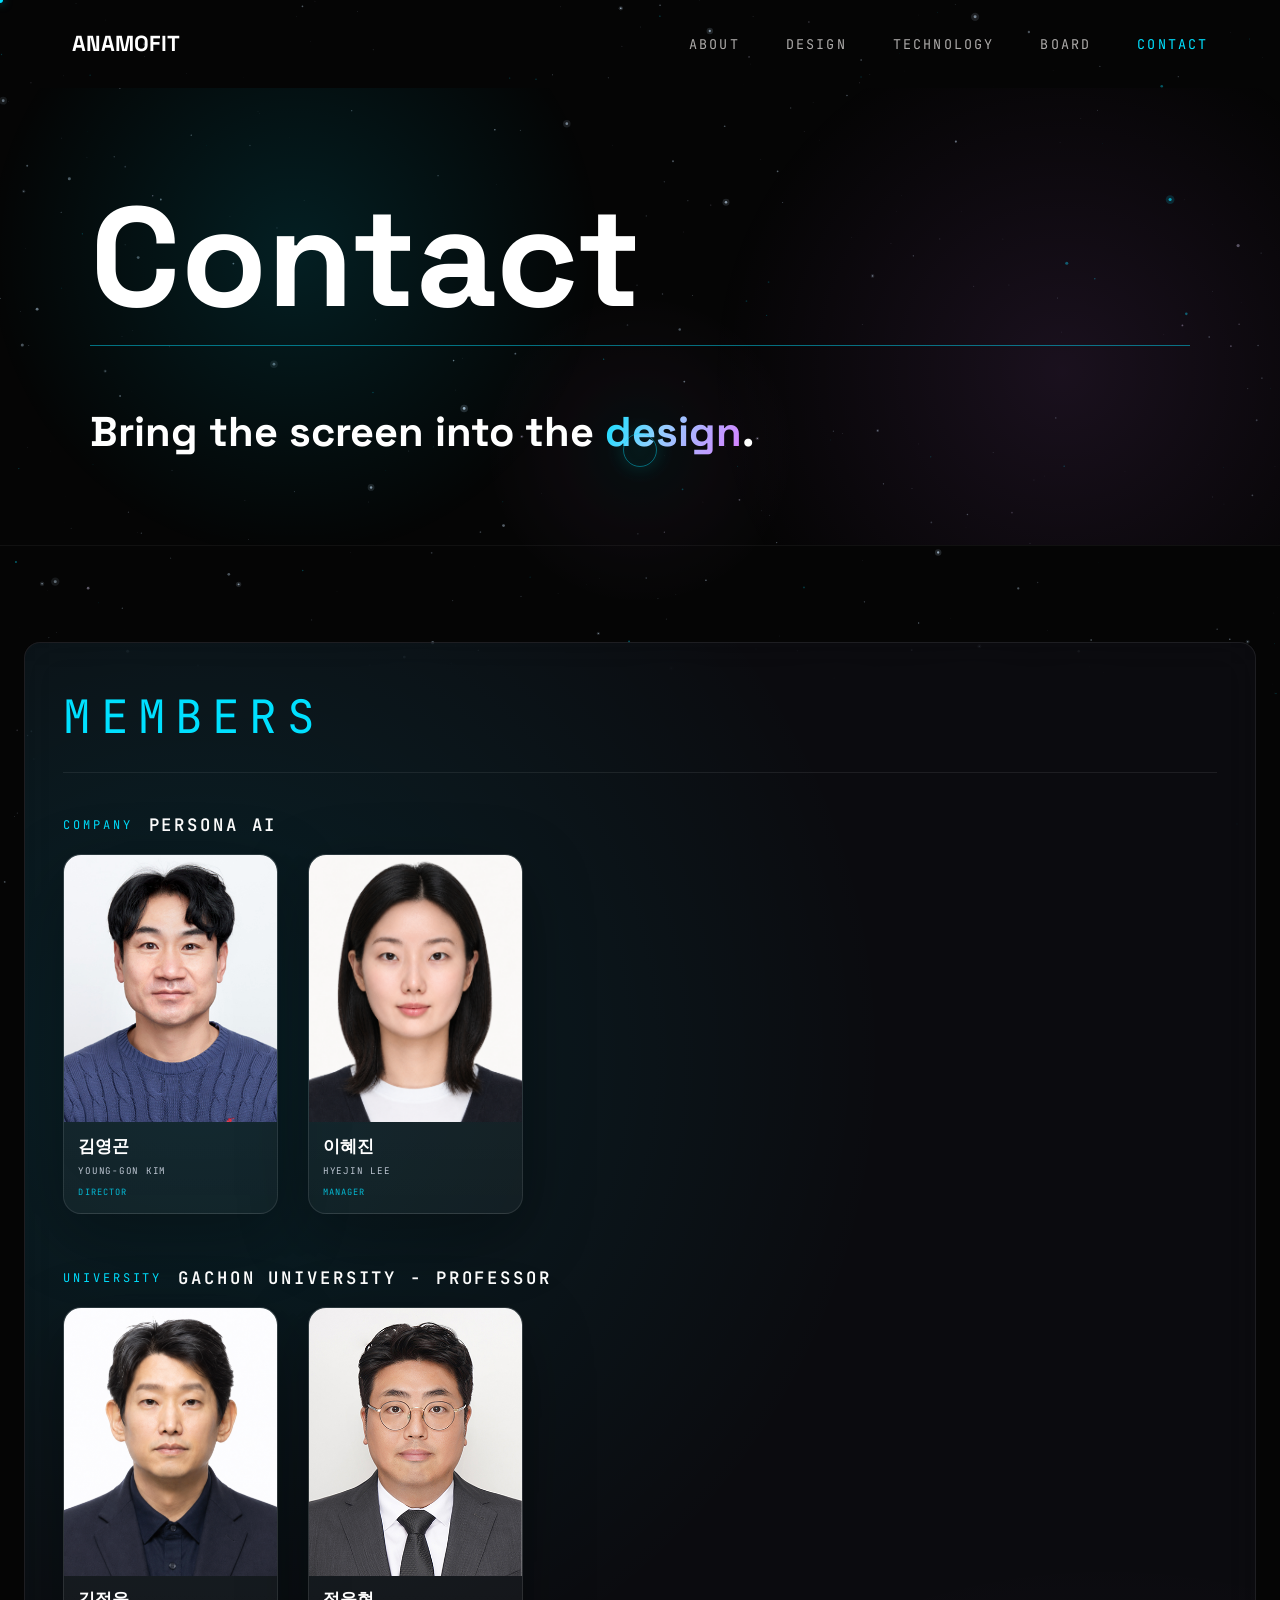
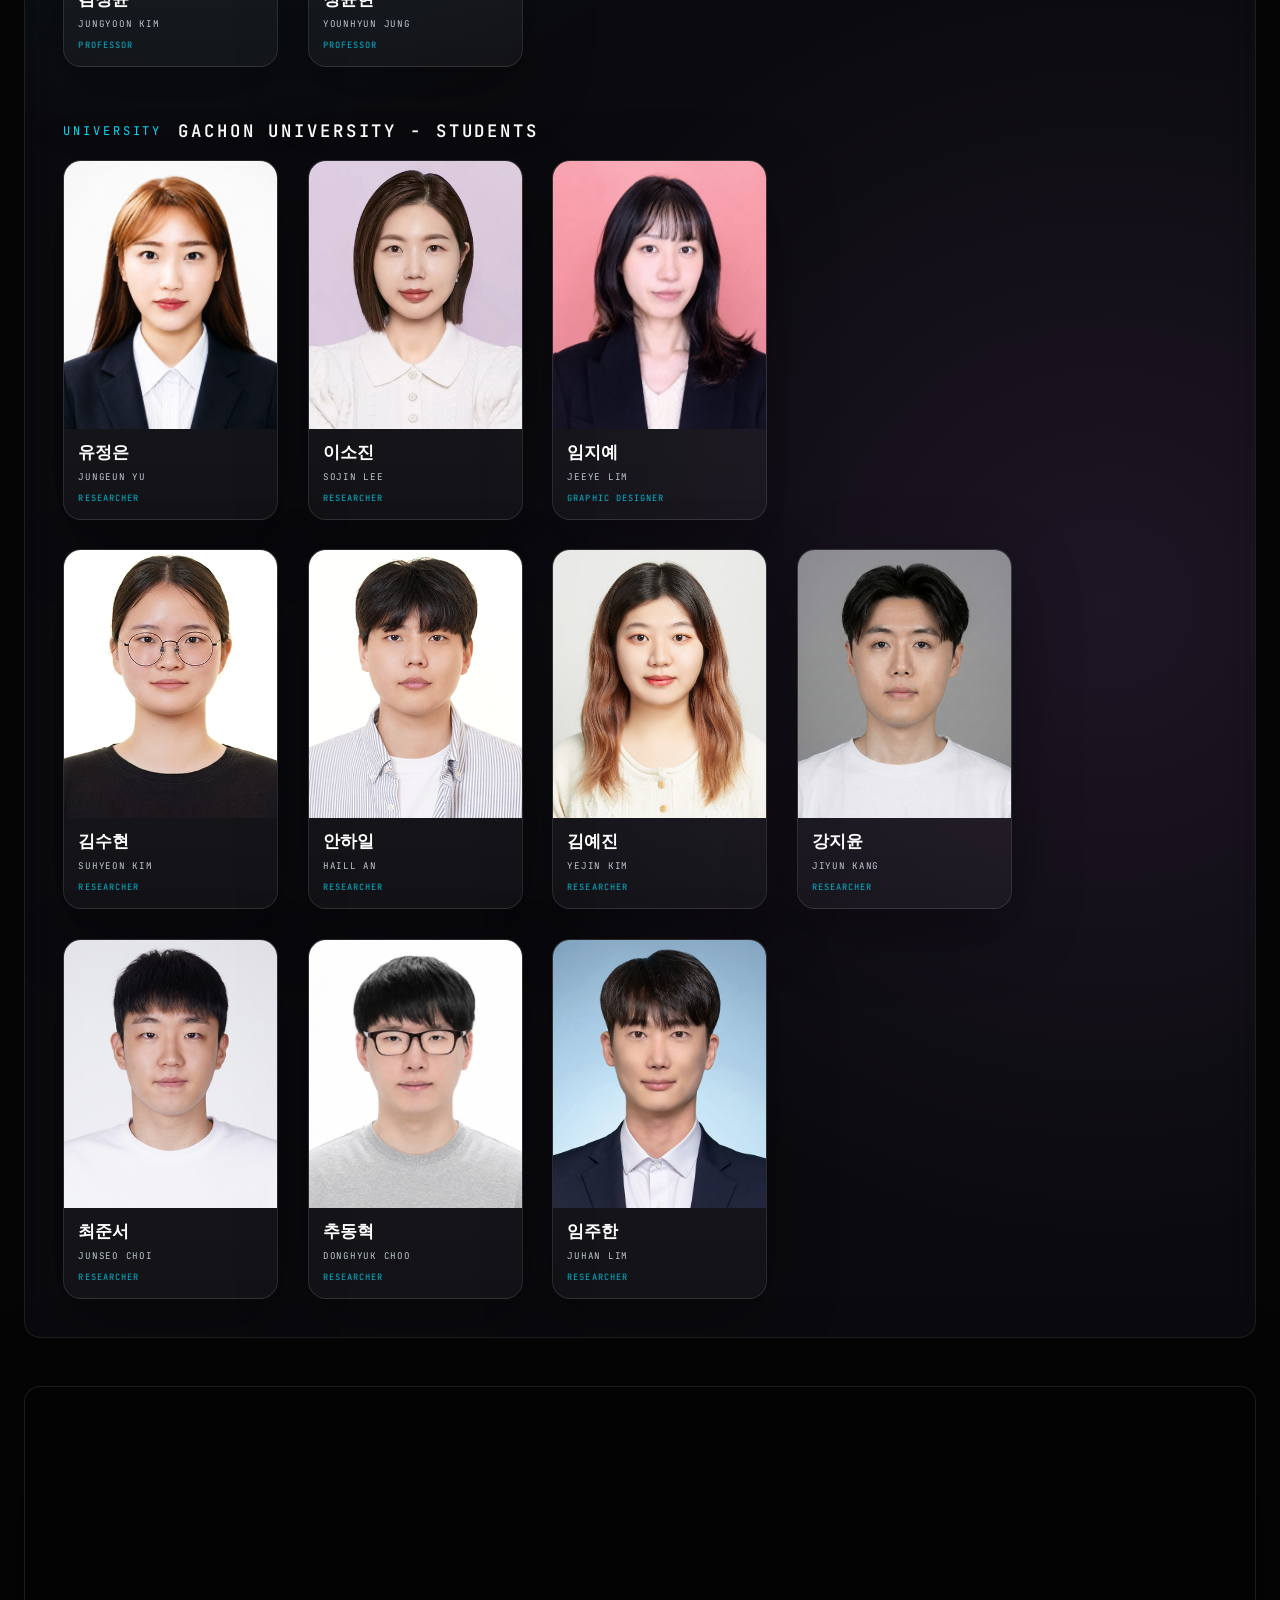
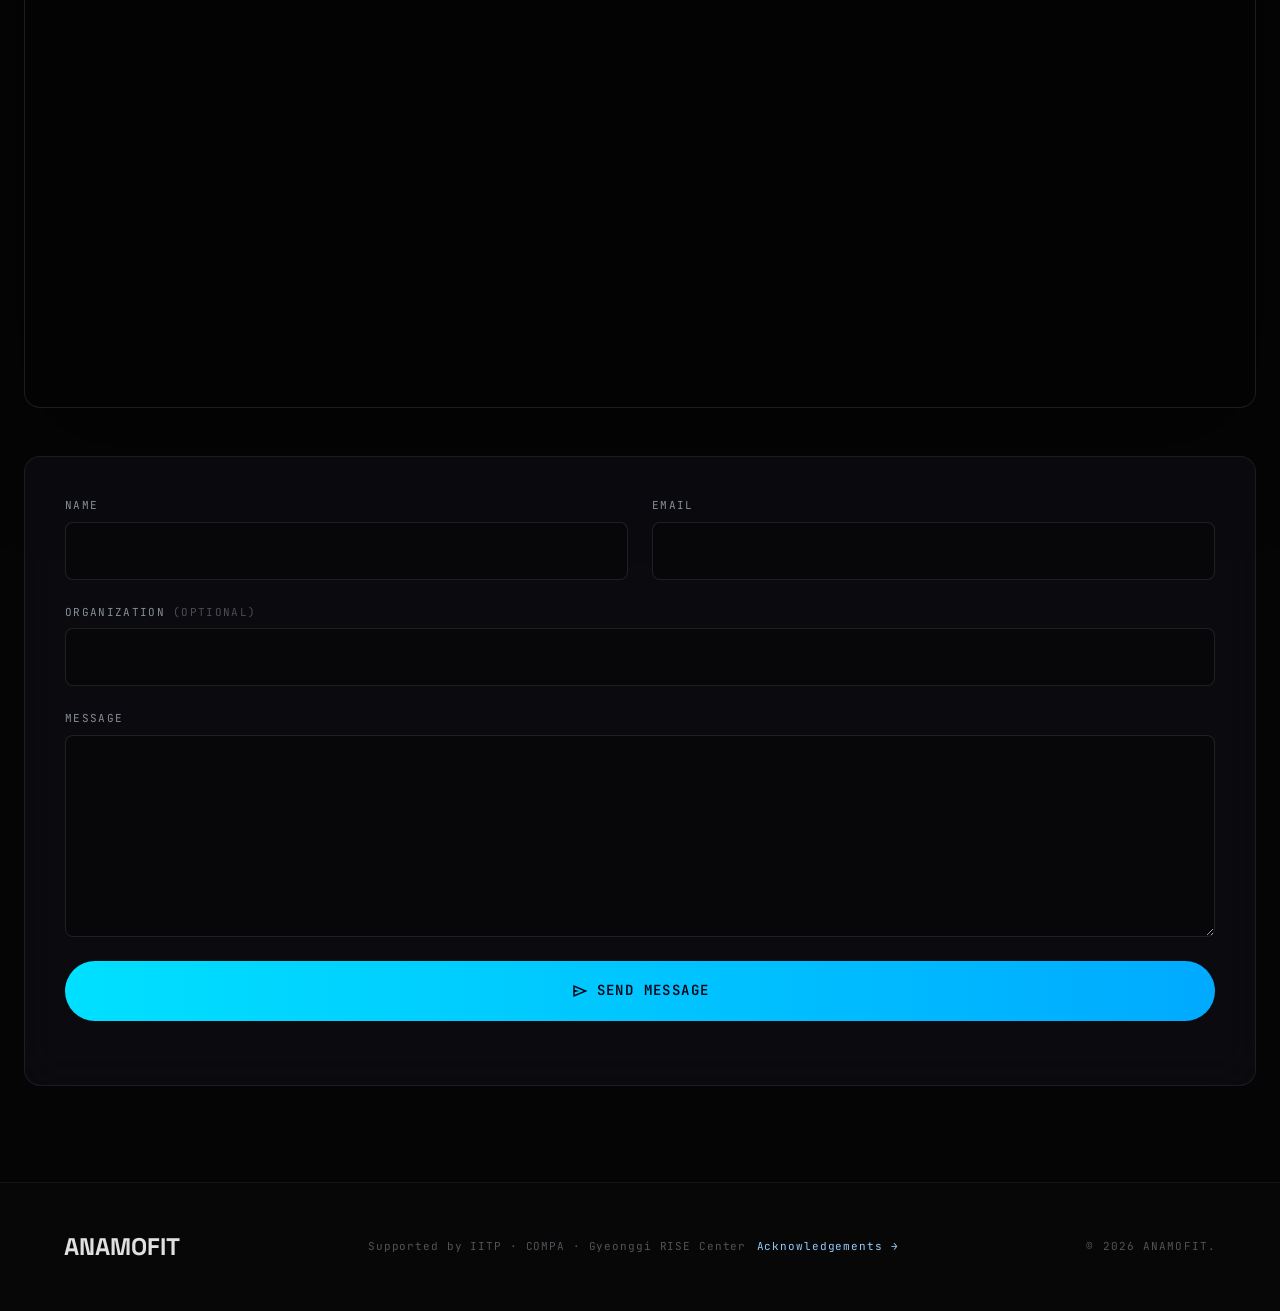
<file: contact.html>
﻿<!DOCTYPE html>
<html class="dark" lang="en">
<head>
<meta charset="utf-8"/>
<meta name="viewport" content="width=device-width, initial-scale=1.0"/>
<title>Anamofit - Adaptive AI Production for Anamorphic Media Walls</title>
<meta name="description" content="Get in touch with the Anamofit team for partnerships, media-wall projects, and demos."/>
<link rel="preconnect" href="https://fonts.googleapis.com"/>
<link rel="preconnect" href="https://fonts.gstatic.com" crossorigin/>
<link href="https://fonts.googleapis.com/css2?family=Hanken+Grotesk:wght@400;500;600&family=JetBrains+Mono:wght@400;600&family=Space+Grotesk:wght@500;600;700&display=swap" rel="stylesheet"/>
<link href="https://fonts.googleapis.com/css2?family=Material+Symbols+Outlined:opsz,wght,FILL,GRAD@24,400,0,0&icon_names=send&display=swap" rel="stylesheet"/>
<link rel="stylesheet" href="assets/site.css"/>
<!-- Static Tailwind build captured from the Play CDN output (same rules, no runtime compiler). -->
<link href="assets/tailwind-contact.css" rel="stylesheet"/>
</head>
<body class="min-h-[100svh] flex flex-col">
<canvas id="stars" aria-hidden="true"></canvas>

<!-- NAV -->
<nav id="nav" class="site-nav">
  <a href="index.html#top" class="brand">ANAMOFIT</a>
  <div class="nav-menu">
    <a class="nav-link" href="index.html#about">About</a>
    <a class="nav-link" href="index.html#reel">Design</a>
    <a class="nav-link" href="index.html#tech">Technology</a>
    <a class="nav-link" href="board.html">Board</a>
    <a class="nav-link active" href="contact.html">Contact</a>
  </div>
</nav>

<main class="flex-grow relative z-10">
  <header class="page-hero">
    <div class="page-hero-inner">
      <div class="page-kicker no-number reveal"><span class="page-name">Contact</span></div>
      <h1 class="page-title reveal d1">Bring the screen into the <span class="gradient-text">design</span>.</h1>
    </div>
  </header>

  <section class="px-6 py-20 md:py-24">
    <div class="max-w-7xl mx-auto flex flex-col gap-10 lg:gap-12">
      <section class="team-section reveal glass rounded-2xl" aria-labelledby="team-title">
        <div class="team-header">
          <div>
            <div class="team-eyebrow">Members</div>
            <!--<h2 id="team-title" class="team-title">Production Team</h2>-->
          </div>
          <!-- <div class="team-source">Managed by contact/contact_members.csv</div> -->
        </div>
        <div id="team-groups" class="team-groups">
          <div class="team-message">Loading team contents...</div>
        </div>
      </section>

      <div class="reveal d1 w-full overflow-hidden rounded-2xl border border-white/10 bg-black/25 min-h-[520px] md:min-h-[620px] shadow-[0_34px_110px_rgba(0,0,0,.45)]">
        <iframe id="contact-map" class="block h-full min-h-[520px] w-full md:min-h-[620px]" title="Google map showing Gachon University" loading="lazy" allowfullscreen referrerpolicy="no-referrer-when-downgrade"></iframe>
      </div>

      <form id="contact-form" class="reveal glass rounded-2xl p-8 md:p-10 flex w-full flex-col gap-6" action="https://formspree.io/f/xgojzayq" method="POST" novalidate>
          <input type="hidden" name="_subject" value="[ANAMOFIT] Contact mail received"/>
          <div class="grid sm:grid-cols-2 gap-6">
            <label class="flex flex-col gap-2">
              <span class="mono text-on-surface-variant/70" style="font-size:11px;text-transform:uppercase;letter-spacing:.12em">Name</span>
              <input name="name" type="text" required class="bg-black/30 border border-white/10 rounded-lg px-5 py-4 text-white outline-none focus:border-cyber-cyan/60 transition"/>
            </label>
            <label class="flex flex-col gap-2">
              <span class="mono text-on-surface-variant/70" style="font-size:11px;text-transform:uppercase;letter-spacing:.12em">Email</span>
              <input name="email" type="email" required class="bg-black/30 border border-white/10 rounded-lg px-5 py-4 text-white outline-none focus:border-cyber-cyan/60 transition"/>
            </label>
          </div>
          <label class="flex flex-col gap-2">
            <span class="mono text-on-surface-variant/70" style="font-size:11px;text-transform:uppercase;letter-spacing:.12em">Organization <span class="opacity-50">(optional)</span></span>
            <input name="org" type="text" class="bg-black/30 border border-white/10 rounded-lg px-5 py-4 text-white outline-none focus:border-cyber-cyan/60 transition"/>
          </label>
          <label class="flex flex-col gap-2">
            <span class="mono text-on-surface-variant/70" style="font-size:11px;text-transform:uppercase;letter-spacing:.12em">Message</span>
            <textarea name="message" rows="7" required class="bg-black/30 border border-white/10 rounded-lg px-5 py-4 text-white outline-none focus:border-cyber-cyan/60 transition resize-y"></textarea>
          </label>
          <button type="submit" class="text-deep-navy font-semibold px-8 py-4 rounded-full hover:shadow-[0_0_26px_rgba(0,224,255,0.4)] transition-all flex items-center justify-center gap-2 mono" style="font-size:14px;text-transform:uppercase;letter-spacing:.1em;background:linear-gradient(90deg,#00E0FF,#00aaff)">
            <span class="material-symbols-outlined text-lg">send</span> Send message
          </button>
          <p id="form-note" class="text-on-surface-variant/50 text-sm text-center" aria-live="polite"></p>
      </form>
    </div>
  </section>
</main>

<footer class="relative z-10 border-t border-white/5 bg-[#070708] px-6 py-12">
  <div class="max-w-6xl mx-auto flex flex-col md:flex-row justify-between items-center gap-6">
    <div class="head text-2xl font-bold text-text-silver">ANAMOFIT</div>
    <div class="text-on-surface-variant/40 text-center mono" style="font-size:clamp(7px,1.8vw,11px);letter-spacing:.08em;line-height:1.7">
      <div style="display:flex;align-items:center;justify-content:center;gap:.65rem;white-space:nowrap">
        <span>Supported by IITP &middot; COMPA &middot; Gyeonggi RISE Center</span>
        <a href="https://anamofit.p-e.kr/board.html#acknowledgements" class="hover:text-cyber-cyan transition-colors" style="color:#93ccff">Acknowledgements &rarr;</a>
      </div>
    </div>
    <div class="text-on-surface-variant/40 text-center md:text-right mono" style="font-size:11px;letter-spacing:.1em">&copy; 2026 ANAMOFIT.</div>
  </div>
</footer>

<script>
(function(){
  "use strict";
  /* ---- Contact form ---- */
  var USE_FORMSPREE = "https://formspree.io/f/xgojzayq";
  var MAP_ADDRESS = "Gachon University, Seongnam, Republic of Korea";
  var TEAM_FILE = "contact_members.csv";
  var DEFAULT_PROFILE_IMAGE = "contact/default_profile.png";
  var TEAM_GROUPS = [
    { key:"company", label:"PERSONA AI", sub:"Company", aliases:["company","corp","studio"] },
    { key:"univ", label:"Gachon University - Professor", sub:"University", aliases:["univ","university","professor","faculty"] },
    { key:"students", label:"Gachon University - Students", sub:"University", aliases:["students","student","researcher","research","lab"] }
  ];

  function escapeHTML(value){
    return String(value == null ? '' : value).replace(/[&<>"']/g, function(ch){
      return ({'&':'&amp;','<':'&lt;','>':'&gt;','"':'&quot;',"'":'&#39;'})[ch];
    });
  }

  function unique(list){
    var seen = {};
    return list.filter(function(url){
      if(seen[url]) return false;
      seen[url] = true;
      return true;
    });
  }

  function decodeCSVBuffer(buffer){
    if(!buffer) return '';
    var bytes = new Uint8Array(buffer);
    if(bytes.length >= 2 && bytes[0] === 0xFF && bytes[1] === 0xFE) return new TextDecoder('utf-16le').decode(buffer);
    if(bytes.length >= 2 && bytes[0] === 0xFE && bytes[1] === 0xFF) return new TextDecoder('utf-16be').decode(buffer);
    // Excel/Notepad often save ANSI (CP949): strict UTF-8 first, EUC-KR as fallback.
    try { return new TextDecoder('utf-8', { fatal:true }).decode(buffer); }
    catch(err){ return new TextDecoder('euc-kr').decode(buffer); }
  }

  function parseCSVRows(text){
    text = String(text || '').replace(/^\uFEFF/, '').replace(/\u0000/g, '');
    var rows = [], row = [], field = '', quoted = false;
    for(var i=0;i<text.length;i++){
      var ch = text[i], next = text[i+1];
      if(quoted){
        if(ch === '"' && next === '"'){ field += '"'; i++; }
        else if(ch === '"'){ quoted = false; }
        else { field += ch; }
      } else if(ch === '"'){
        quoted = true;
      } else if(ch === ','){
        row.push(field); field = '';
      } else if(ch === '\n'){
        row.push(field); rows.push(row); row = []; field = '';
      } else if(ch !== '\r'){
        field += ch;
      }
    }
    if(field || row.length){ row.push(field); rows.push(row); }
    return rows;
  }

  function parseTeamCSV(text){
    var rows = parseCSVRows(text);
    if(!rows.length) return [];
    var headers = rows.shift().map(function(h){ return h.trim().toLowerCase(); });
    return rows.filter(function(row){ return row.some(function(v){ return String(v).trim(); }); }).map(function(row){
      if(row.length > headers.length){
        row[headers.length - 1] = row.slice(headers.length - 1).join(',');
        row.length = headers.length;
      }
      var item = {};
      headers.forEach(function(h, idx){ item[h] = (row[idx] || '').trim(); });
      return normalizeTeamMember(item);
    }).filter(Boolean);
  }

  function groupKey(value){
    var raw = String(value || '').trim().toLowerCase();
    for(var i=0;i<TEAM_GROUPS.length;i++){
      if(TEAM_GROUPS[i].aliases.indexOf(raw) >= 0 || TEAM_GROUPS[i].key === raw) return TEAM_GROUPS[i].key;
    }
    return raw || 'company';
  }

  function parseLocation(value){
    var parts = String(value || '0,0').split(/[,\s/]+/).filter(Boolean);
    var row = Math.max(0, Math.min(3, parseInt(parts[0] || '0', 10) || 0));
    var col = Math.max(0, Math.min(3, parseInt(parts[1] || '0', 10) || 0));
    return { row:row, col:col };
  }

  function normalizeTeamMember(item){
    var group = item.group || item.affiliation || item.type;
    var ko = item.name_ko || item.ko || item.name || '';
    var en = item.name_en || item.en || '';
    var role = item.role || item.title || item.position || '';
    var image = item.image || item.img || item.path || DEFAULT_PROFILE_IMAGE;
    var location = item.location || item['위치'] || '0,0';
    if(!ko && !en) return null;
    return { group:groupKey(group), ko:ko, en:en, role:role, image:image, location:parseLocation(location) };
  }

  function teamCSVURLs(){
    var href = window.location.href;
    return unique([
      new URL('contact/' + TEAM_FILE, href).href,
      new URL('./contact/' + TEAM_FILE, href).href,
      new URL(TEAM_FILE, new URL('contact/', href)).href
    ]);
  }

  function requestText(url){
    var target = url + (url.indexOf('?') === -1 ? '?v=' : '&v=') + Date.now();
    return fetch(target, { cache:'no-store' })
      .then(function(res){
        if(!res.ok) throw new Error('Team CSV request failed: ' + res.status + ' ' + url);
        return res.arrayBuffer();
      })
      .then(decodeCSVBuffer);
  }

  function loadTeamFromURLs(urls, index){
    var url = urls[index];
    if(!url) return Promise.reject(new Error('No team CSV URL matched.'));
    return requestText(url).then(function(text){
      var members = parseTeamCSV(text);
      if(!members.length) throw new Error('Team CSV loaded but no members parsed.');
      return members;
    }).catch(function(err){
      console.warn(err);
      return loadTeamFromURLs(urls, index + 1);
    });
  }

  function initials(member){
    var name = member.en || member.ko || '';
    var words = name.replace(/[^a-zA-Z가-힣0-9 ]/g, ' ').trim().split(/\s+/).filter(Boolean);
    if(!words.length) return 'A';
    if(words.length === 1) return words[0].slice(0, 2).toUpperCase();
    return (words[0][0] + words[1][0]).toUpperCase();
  }

  function memberCard(member){
    var image = escapeHTML(member.image);
    var img = image ? '<img data-team-image src="'+image+'" alt="'+escapeHTML(member.ko || member.en)+'" loading="lazy">' : '';
    return '<article class="team-card">'+
      '<div class="team-photo">'+
        '<div class="team-fallback">'+escapeHTML(initials(member))+'</div>'+
        img+
      '</div>'+
      '<div class="team-info">'+
        '<div class="team-name-ko">'+escapeHTML(member.ko)+'</div>'+
        (member.en ? '<div class="team-name-en">'+escapeHTML(member.en)+'</div>' : '')+
        (member.role ? '<div class="team-role">'+escapeHTML(member.role)+'</div>' : '')+
      '</div>'+
    '</article>';
  }

  function renderTeam(members){
    var root = document.getElementById('team-groups');
    if(!root) return;
    root.innerHTML = '';
    TEAM_GROUPS.forEach(function(group){
      var groupMembers = members.filter(function(member){ return member.group === group.key; });
      if(!groupMembers.length) return;
      var maxRow = groupMembers.reduce(function(max, member){ return Math.max(max, member.location.row); }, 0);
      var slots = {};
      groupMembers.forEach(function(member){ slots[member.location.row + '-' + member.location.col] = member; });
      var html = '<section class="team-group">'+
        '<div class="team-group-head"><span class="team-group-label">'+escapeHTML(group.sub)+'</span><span class="team-group-name">'+escapeHTML(group.label)+'</span></div>'+
        '<div class="team-grid">';
      for(var row=0; row<=maxRow; row++){
        for(var col=0; col<4; col++){
          var member = slots[row + '-' + col];
          html += '<div class="team-slot'+(member ? '' : ' empty')+'">'+(member ? memberCard(member) : '')+'</div>';
        }
      }
      html += '</div></section>';
      root.insertAdjacentHTML('beforeend', html);
    });
    if(!root.children.length) root.innerHTML = '<div class="team-message">No team contents found.</div>';
    root.querySelectorAll('[data-team-image]').forEach(function(img){
      img.addEventListener('error', function(){
        if(img.dataset.defaultApplied === '1'){
          img.style.display = 'none';
          return;
        }
        img.dataset.defaultApplied = '1';
        img.src = DEFAULT_PROFILE_IMAGE;
      });
    });
  }

  function loadTeam(){
    var root = document.getElementById('team-groups');
    if(!root) return;
    loadTeamFromURLs(teamCSVURLs(), 0).then(renderTeam).catch(function(err){
      console.error(err);
      root.innerHTML = '<div class="team-message">Team contents could not be loaded. Please check contact/contact_members.csv.</div>';
    });
  }

  var map = document.getElementById('contact-map');
  if(map){
    map.src = 'https://www.google.com/maps?q=' + encodeURIComponent(MAP_ADDRESS) + '&output=embed';
  }
  loadTeam();

  var form = document.getElementById('contact-form');
  var note = document.getElementById('form-note');
  form.addEventListener('submit', function(e){
    e.preventDefault();
    var f = form;
    if(!f.name.value.trim() || !f.email.value.trim() || !f.message.value.trim()){
      note.textContent = 'Please fill in your name, email, and message.'; note.style.color='#ffb4ab'; return;
    }
    if(USE_FORMSPREE){
      note.textContent='Sending...'; note.style.color='';
      fetch(USE_FORMSPREE,{ method:'POST', headers:{'Accept':'application/json'}, body:new FormData(f) })
        .then(function(r){ if(r.ok){ form.reset(); note.textContent='Thanks, your message has been sent.'; note.style.color='#93ccff'; } else { throw 0; } })
        .catch(function(){ note.textContent='Could not send. Please try again later.'; note.style.color='#ffb4ab'; });
      return;
    }
    note.textContent='Could not send. Please try again later.'; note.style.color='#ffb4ab';
  });

  /* reveal */
  var io = new IntersectionObserver(function(es){ es.forEach(function(e){ if(e.isIntersecting){ e.target.classList.add('in'); io.unobserve(e.target);} }); },{threshold:0.1});
  document.querySelectorAll('.reveal').forEach(function(el){ io.observe(el); });

  /* nav condense */
  var nav=document.getElementById('nav');
  window.addEventListener('scroll', function(){ nav.classList.toggle('compact', window.scrollY>40); }, {passive:true});

})();
</script>
<script src="assets/stars.js?v=2"></script>
<script src="assets/cursor.js?v=3"></script>
</body>
</html>
</file>
<file: assets/site.css>
/* Anamofit — shared styles for subpages (board, contact) */
:root{ color-scheme:dark; --nav-h:88px; }
html,body{ margin:0; background:#050505; }
body{ overflow-x:hidden; font-family:'Hanken Grotesk',sans-serif; color:#e5e2e1; isolation:isolate; }
#stars{ position:fixed; inset:0; z-index:0; width:100%; height:100%; pointer-events:none; opacity:1; }
.mono{ font-family:'JetBrains Mono',monospace; }
.head{ font-family:'Space Grotesk',sans-serif; }
.material-symbols-outlined{ font-variation-settings:'FILL' 0,'wght' 400,'GRAD' 0,'opsz' 24; }

.glass{ background:rgba(18,18,24,0.55); backdrop-filter:blur(20px); -webkit-backdrop-filter:blur(20px); border:1px solid rgba(255,255,255,0.08); }
.gradient-text{ background:linear-gradient(120deg,#00E0FF 0%,#93ccff 42%,#d97bff 100%); -webkit-background-clip:text; background-clip:text; -webkit-text-fill-color:transparent; }
.glow-cyan{ box-shadow:0 0 60px rgba(0,224,255,0.14); }

.reveal{ opacity:0; transform:translateY(30px); transition:opacity 1s cubic-bezier(.16,1,.3,1), transform 1s cubic-bezier(.16,1,.3,1); }
.reveal.in{ opacity:1; transform:none; }
.reveal.d1{ transition-delay:.08s } .reveal.d2{ transition-delay:.16s } .reveal.d3{ transition-delay:.24s } .reveal.d4{ transition-delay:.32s }

.nav-link.active{ color:#00E0FF; }

.site-nav{ position:sticky; top:0; z-index:60; min-height:var(--nav-h); width:100%; padding:0 clamp(24px,5.6vw,88px); display:flex; align-items:center; justify-content:space-between; background:transparent; transition:min-height .25s ease; }
.site-nav .brand{ font-family:'Space Grotesk',sans-serif; font-size:clamp(1.35rem,1.7vw,1.9rem); font-weight:700; color:#fff; letter-spacing:0; }
.site-nav .nav-menu{ margin-left:auto; display:flex; align-items:center; gap:clamp(1.6rem,3.6vw,4.8rem); font-family:'JetBrains Mono',monospace; font-size:clamp(13px,1.05vw,15px); text-transform:uppercase; letter-spacing:.16em; }
.site-nav a{ color:rgba(229,226,225,.74); transition:color .2s ease, opacity .2s ease; }
.site-nav a:hover,.site-nav a.active{ color:#00E0FF; }
.site-nav.compact{ min-height:72px; }

.page-hero{ position:relative; z-index:1; min-height:calc(60svh - var(--nav-h)); display:flex; align-items:center; padding:clamp(5rem,12vh,9rem) clamp(24px,7vw,120px) clamp(4rem,10vh,8rem); overflow:hidden; border-bottom:1px solid rgba(255,255,255,.05); }
.page-hero:before{ content:""; position:absolute; inset:0; z-index:-1; background:radial-gradient(circle at 23% 36%, rgba(0,224,255,.12), transparent 30%), radial-gradient(circle at 83% 62%, rgba(217,123,255,.10), transparent 32%); pointer-events:none; }
.page-hero-inner{ width:min(1240px,100%); margin-inline:auto; display:grid; grid-template-columns:minmax(0,1fr); align-items:start; }
.page-kicker{ grid-column:1 / -1; width:100%; display:grid; grid-template-columns:minmax(4rem,7vw) minmax(0,1fr); align-items:end; column-gap:clamp(1.5rem,4vw,4.5rem); padding-bottom:clamp(1.1rem,2vw,1.7rem); border-bottom:1px solid rgba(0,224,255,.48); font-family:'JetBrains Mono',monospace; text-transform:uppercase; }
.page-kicker.no-number{ grid-template-columns:minmax(0,1fr); }
.page-no{ align-self:center; color:#00E0FF; font-size:clamp(1rem,1.35vw,1.45rem); letter-spacing:.22em; font-weight:600; }
.page-name{ font-family:'Space Grotesk',sans-serif; font-size:clamp(5.2rem,11vw,9rem); line-height:.88; letter-spacing:0; text-transform:none; color:#fff; font-weight:700; }
.page-title{ grid-column:1 / -1; margin-top:clamp(2.1rem,5vw,4.8rem); width:100%; max-width:none; font-family:'Space Grotesk',sans-serif; font-size:clamp(1.9rem,3.25vw,3.8rem); line-height:1.08; font-weight:700; color:#fff; }
.page-copy{ grid-column:1 / -1; margin-top:clamp(1.15rem,2vw,1.8rem); width:100%; max-width:none; color:#bec7d3; font-size:clamp(1.05rem,1.35vw,1.24rem); line-height:1.7; align-self:start; }
.post-toggle{ padding:clamp(1.75rem,2.8vw,2.5rem)!important; gap:clamp(1.25rem,2.2vw,2rem)!important; }
.post-toggle h3{ font-size:clamp(1.25rem,2vw,1.75rem)!important; line-height:1.2; }
.post-body p{ font-size:clamp(1rem,1.2vw,1.13rem); line-height:1.7; padding-bottom:2.25rem!important; }
.post-body-inner{ padding:0 clamp(1.5rem,2.8vw,2.5rem) clamp(2rem,3vw,2.75rem); padding-left:clamp(1.5rem,13vw,165px); color:#bec7d3; font-size:clamp(1rem,1.2vw,1.13rem); line-height:1.7; }
.post-body-inner p{ padding:0!important; margin-top:20px; }
.post-media{ margin-top:1.5rem; width:min(100%,980px); overflow:hidden; border-radius:18px; border:1px solid rgba(255,255,255,.1); background:rgba(255,255,255,.04); box-shadow:0 28px 80px rgba(0,0,0,.35); }
.post-media img,.post-media video{ display:block; width:100%; height:auto; max-height:70svh; object-fit:contain; background:#050505; }

.team-section{ position:relative; overflow:hidden; padding:clamp(1.5rem,3vw,2.5rem); }
.team-section:before{ content:""; position:absolute; inset:0; z-index:-1; background:radial-gradient(circle at 14% 18%, rgba(0,224,255,.11), transparent 32%), radial-gradient(circle at 88% 68%, rgba(217,123,255,.09), transparent 34%); pointer-events:none; }
.team-header{ display:flex; align-items:flex-end; justify-content:space-between; gap:1.5rem; padding-bottom:1.35rem; border-bottom:1px solid rgba(255,255,255,.08); }
.team-eyebrow{ font-family:'JetBrains Mono',monospace; color:#00E0FF; font-size:46px; letter-spacing:.2em; text-transform:uppercase; }
.team-title{ margin-top:.45rem; font-family:'Space Grotesk',sans-serif; color:#fff; font-size:clamp(1.8rem,3.4vw,3.6rem); line-height:1; font-weight:700; }
.team-source{ font-family:'JetBrains Mono',monospace; color:rgba(190,199,211,.54); font-size:11px; letter-spacing:.12em; text-transform:uppercase; white-space:nowrap; }
.team-groups{ display:flex; flex-direction:column; gap:clamp(2rem,4vw,3.5rem); padding-top:clamp(1.75rem,3vw,2.5rem); }
.team-group-head{ display:flex; align-items:center; gap:1rem; margin-bottom:1rem; font-family:'JetBrains Mono',monospace; text-transform:uppercase; letter-spacing:.18em; }
.team-group-name{ color:#fff; font-size:clamp(1rem,1.35vw,1.35rem); font-weight:600; }
.team-group-label{ color:#00E0FF; font-size:12px; }
.team-grid{ display:grid; grid-template-columns:repeat(4,minmax(0,215px)); gap:clamp(1.75rem,2.3vw,2.1rem); }
.team-slot{ min-width:0; display:flex; min-height:0; }
.team-slot.empty{ visibility:hidden; pointer-events:none; }
/* Fixed height (not aspect-ratio) so narrowing the card doesn't shrink it vertically. */
.team-card{ width:min(100%,220px); height:360px; display:grid; grid-template-rows:minmax(0,1fr) auto; overflow:hidden; border-radius:18px; border:1px solid rgba(255,255,255,.1); background:linear-gradient(180deg,rgba(255,255,255,.075),rgba(255,255,255,.035)); box-shadow:0 22px 70px rgba(0,0,0,.3); }
.team-photo{ position:relative; min-height:0; overflow:hidden; background:rgba(0,224,255,.07); }
.team-photo img{ display:block; width:100%; height:100%; object-fit:cover; object-position:center 28%; filter:saturate(.92) contrast(1.02); }
.team-fallback{ position:absolute; inset:0; display:grid; place-items:center; font-family:'Space Grotesk',sans-serif; font-size:clamp(1.6rem,3vw,3.25rem); color:#00E0FF; background:radial-gradient(circle at 45% 35%, rgba(0,224,255,.18), transparent 48%), rgba(3,10,13,.78); }
.team-info{ min-width:0; padding:clamp(.55rem,1.1vw,1rem); }
.team-name-ko{ color:#fff; font-family:'Space Grotesk',sans-serif; font-size:clamp(.8rem,1.35vw,1.35rem); font-weight:700; line-height:1.15; overflow-wrap:anywhere; }
.team-name-en{ margin-top:clamp(.35rem,.65vw,.8rem); color:#bec7d3; font-family:'JetBrains Mono',monospace; font-size:clamp(8px,.72vw,11px); letter-spacing:.08em; text-transform:uppercase; word-break:break-word; }
.team-role{ margin-top:clamp(.3rem,.55vw,.65rem); color:rgba(0,224,255,.8); font-family:'JetBrains Mono',monospace; font-size:clamp(8px,.68vw,10px); letter-spacing:.12em; text-transform:uppercase; word-break:break-word; }
.team-message{ color:#bec7d3; font-family:'JetBrains Mono',monospace; font-size:12px; letter-spacing:.08em; text-transform:uppercase; }

@media (max-width:767px){
  :root{ --nav-h:76px; }
  .site-nav{ min-height:var(--nav-h); padding-inline:5vw; }
  .site-nav .brand{ font-size:1.18rem; }
  .site-nav .nav-menu{ display:none; }
  .page-hero{ min-height:calc(76svh - var(--nav-h)); padding:12vh 5vw 10vh; }
  .page-hero-inner{ display:block; width:100%; }
  .page-kicker{ grid-template-columns:auto minmax(0,1fr); column-gap:1rem; padding-bottom:1rem; }
  .page-no{ font-size:13px; }
  .page-name{ font-size:clamp(3.2rem,16vw,5rem); line-height:.94; }
  .page-title{ margin-top:2rem; font-size:clamp(1.55rem,7vw,2.65rem); line-height:1.12; max-width:100%; }
  .page-copy{ margin-top:1.25rem; font-size:1.02rem; max-width:100%; }
  .post-body-inner{ padding-left:5vw; padding-right:5vw; }
  .team-header{ display:block; }
  .team-source{ margin-top:.9rem; white-space:normal; }
  .team-grid{ gap:.55rem; }
  .team-slot{ min-height:0; }
  .team-card{ width:100%; height:auto; aspect-ratio:25/36; }
  .team-info{ padding:clamp(.4rem,2.2vw,.8rem); }
  .team-name-ko{ font-size:clamp(.68rem,3.1vw,.95rem); }
  .team-name-en{ font-size:clamp(7px,2.4vw,9px); }
}

@media (prefers-reduced-motion: reduce){ .reveal{ transition:none; transform:none; opacity:1 } }
</file>
